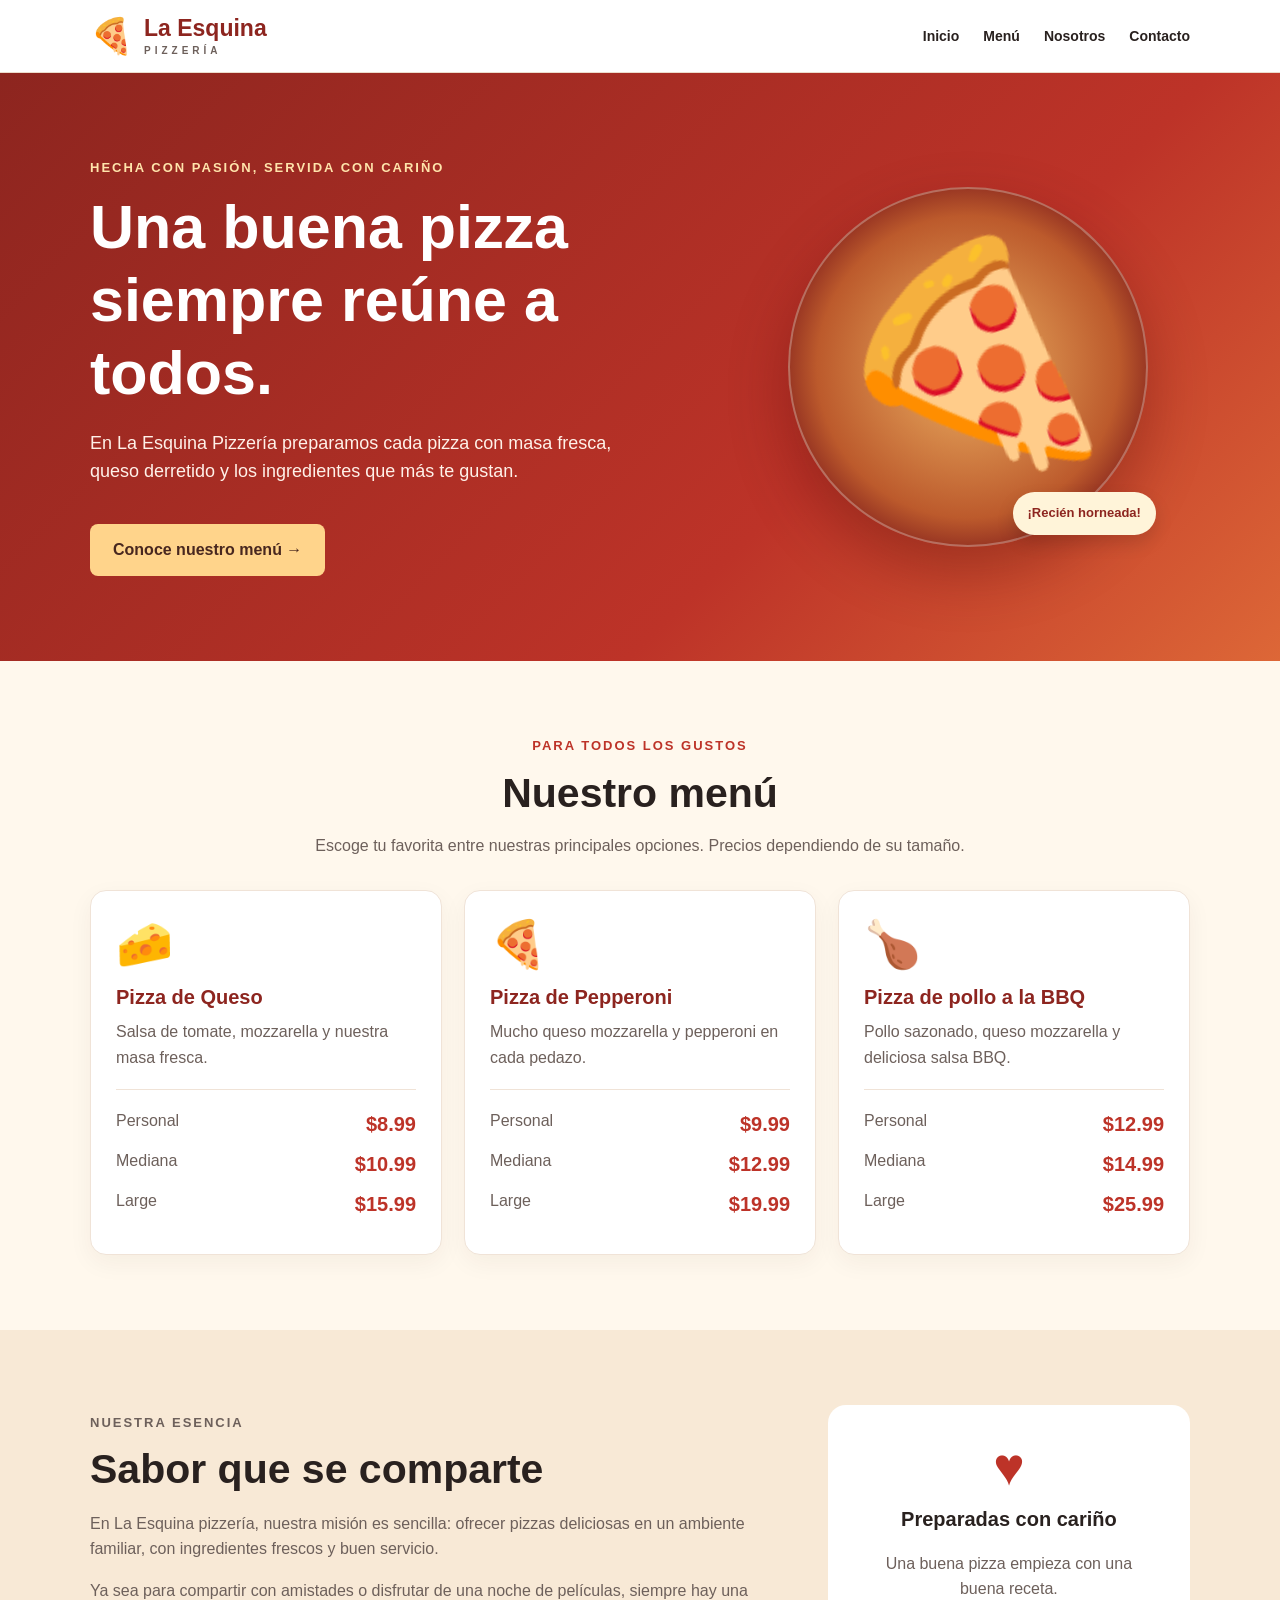
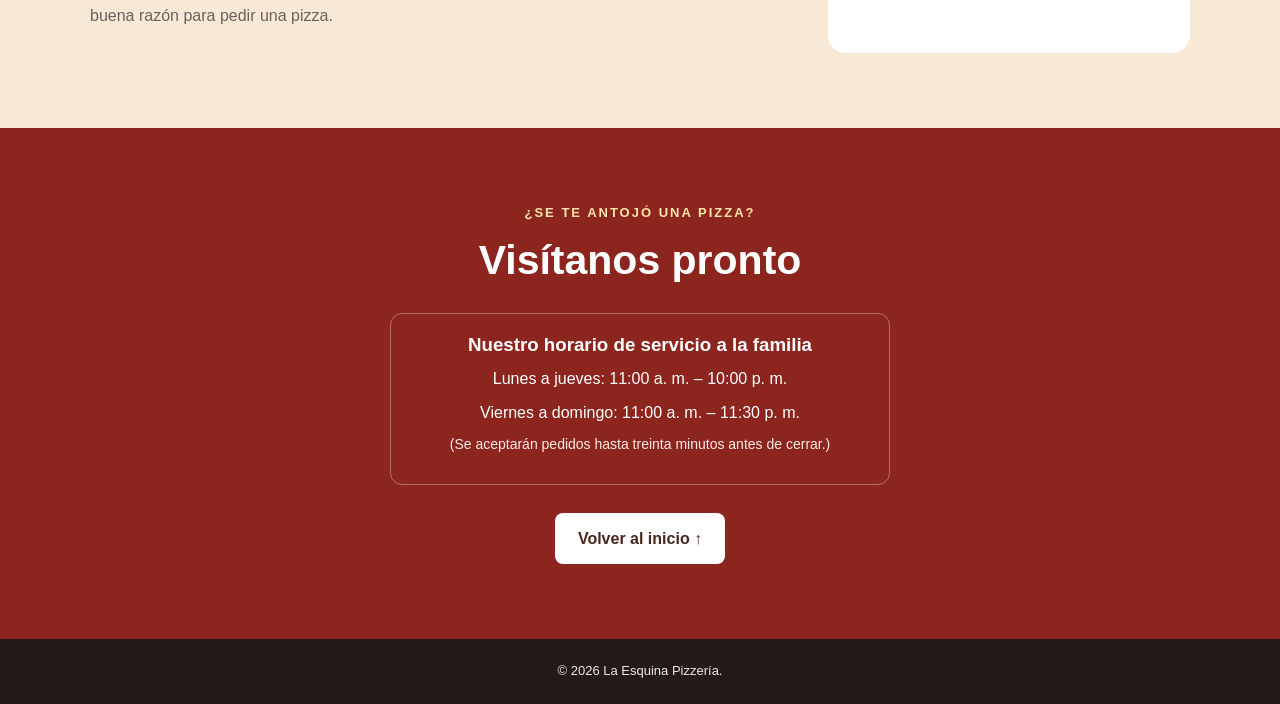
<file: la-esquina-pizzeria/index.html>
<!DOCTYPE html>
<html lang="es">
<head>
    <meta charset="UTF-8">
    <meta name="viewport" content="width=device-width, initial-scale=1.0">
    <meta name="description" content="Conoce el menú, las especialidades y los horarios de Pizzería La Esquina.">
    <title>La Esquina Pizzería | Pizza recién hecha</title>
    <link rel="stylesheet" href="estilos.css">
</head>
<body>
    <a class="salto-contenido" href="#contenido">Saltar al contenido</a>

    <header class="encabezado" id="inicio">
        <div class="contenedor barra-navegacion">
            <a class="marca" href="#inicio" aria-label="Pizzería La Esquina, ir al inicio">
                <span class="marca-icono" aria-hidden="true">🍕</span>
                <span>La Esquina<span class="marca-subtitulo">PIZZERÍA</span></span>
            </a>

            <nav aria-label="Menú principal">
                <ul class="enlaces-navegacion">
                    <li><a href="#inicio">Inicio</a></li>
                    <li><a href="#menu">Menú</a></li>
                    <li><a href="#nosotros">Nosotros</a></li>
                    <li><a href="#contacto">Contacto</a></li>
                </ul>
            </nav>
        </div>
    </header>

    <main id="contenido">
        <section class="presentacion" aria-labelledby="titulo-principal">
            <div class="contenedor presentacion-contenido">
                <div>
                    <p class="etiqueta">Hecha con pasión, servida con cariño</p>
                    <h1 id="titulo-principal">Una buena pizza siempre reúne a todos.</h1>
                    <p class="descripcion">En La Esquina Pizzería preparamos cada pizza con masa fresca, queso derretido y los ingredientes que más te gustan.</p>
                    <a class="boton" href="#menu">Conoce nuestro menú <span aria-hidden="true">→</span></a>
                </div>
                <div class="pizza-ilustracion" role="img" aria-label="Ilustración decorativa de una pizza recién horneada">
                    <span aria-hidden="true">🍕</span>
                    <span class="nota-ilustracion">¡Recién horneada!</span>
                </div>
            </div>
        </section>

        <section class="seccion menu-seccion" id="menu" aria-labelledby="titulo-menu">
            <div class="contenedor">
                <p class="etiqueta etiqueta-oscura">Para todos los gustos</p>
                <h2 id="titulo-menu">Nuestro menú</h2>
                <p class="introduccion-seccion">Escoge tu favorita entre nuestras principales opciones. Precios dependiendo de su tamaño.</p>

                <div class="tarjetas-menu">
                    <article class="tarjeta">
                        <div class="tarjeta-icono" aria-hidden="true">🧀</div>
                        <h3>Pizza de Queso</h3>
                        <p>Salsa de tomate, mozzarella y nuestra masa fresca.</p>
                        <ul class="precios">
                            <li><span>Personal</span> <strong>$8.99</strong></li>
                            <li><span>Mediana</span> <strong>$10.99</strong></li>
                            <li><span>Large</span> <strong>$15.99</strong></li>
                        </ul>
                    </article>

                    <article class="tarjeta">
                        <div class="tarjeta-icono" aria-hidden="true">🍕</div>
                        <h3>Pizza de Pepperoni</h3>
                        <p>Mucho queso mozzarella y pepperoni en cada pedazo.</p>
                        <ul class="precios">
                            <li><span>Personal</span> <strong>$9.99</strong></li>
                            <li><span>Mediana</span> <strong>$12.99</strong></li>
                            <li><span>Large</span> <strong>$19.99</strong></li>
                        </ul>
                    </article>

                    <article class="tarjeta">
                        <div class="tarjeta-icono" aria-hidden="true">🍗</div>
                        <h3>Pizza de pollo a la BBQ</h3>
                        <p>Pollo sazonado, queso mozzarella y deliciosa salsa BBQ.</p>
                        <ul class="precios">
                            <li><span>Personal</span> <strong>$12.99</strong></li>
                            <li><span>Mediana</span> <strong>$14.99</strong></li>
                            <li><span>Large</span> <strong>$25.99</strong></li>
                        </ul>
                    </article>
                </div>
            </div>
        </section>

        <section class="seccion nosotros-seccion" id="nosotros" aria-labelledby="titulo-nosotros">
            <div class="contenedor nosotros-contenido">
                <div>
                    <p class="etiqueta etiqueta-oscura">Nuestra esencia</p>
                    <h2 id="titulo-nosotros">Sabor que se comparte</h2>
                    <p>En La Esquina pizzería, nuestra misión es sencilla: ofrecer pizzas deliciosas en un ambiente familiar, con ingredientes frescos y buen servicio.</p>
                    <p>Ya sea para compartir con amistades o disfrutar de una noche de películas, siempre hay una buena razón para pedir una pizza.</p>
                </div>
                <div class="dato-destacado">
                    <span aria-hidden="true">♥</span>
                    <strong>Preparadas con cariño</strong>
                    <p>Una buena pizza empieza con una buena receta.</p>
                </div>
            </div>
        </section>

        <section class="seccion contacto-seccion" id="contacto" aria-labelledby="titulo-contacto">
            <div class="contenedor">
                <p class="etiqueta">¿Se te antojó una pizza?</p>
                <h2 id="titulo-contacto">Visítanos pronto</h2>
                <div class="horarios">
                    <h3>Nuestro horario de servicio a la familia</h3>
                    <p>Lunes a jueves: 11:00 a. m. – 10:00 p. m.</p>
                    <p>Viernes a domingo: 11:00 a. m. – 11:30 p. m.</p>
                    <p class="aviso-horario">(Se aceptarán pedidos hasta treinta minutos antes de cerrar.)</p>
                </div>
                <a class="boton boton-claro" href="#inicio">Volver al inicio <span aria-hidden="true">↑</span></a>
            </div>
        </section>
    </main>

    <footer class="pie-pagina">
        <div class="contenedor">
            <p>© 2026 La Esquina Pizzería.</p>
        </div>
    </footer>
</body>
</html>
</file>
<file: la-esquina-pizzeria/estilos.css>
/* ==========================================================================
   ESTILOS GENERALES
   ========================================================================== */
:root {
    --rojo: #bd3328;
    --rojo-oscuro: #8d251f;
    --crema: #fff8ed;
    --crema-profundo: #f8e9d6;
    --texto: #29211f;
    --texto-suave: #6d605b;
    --blanco: #ffffff;
}

*,
*::before,
*::after { box-sizing: border-box; }

html { scroll-behavior: smooth; }

body {
    margin: 0;
    font-family: Arial, Helvetica, sans-serif;
    line-height: 1.6;
    color: var(--texto);
    background-color: var(--crema);
}

a { color: inherit; }

:focus-visible {
    outline: 3px solid #dd6737;
    outline-offset: 3px;
}

.contenedor {
    width: min(1100px, 90%);
    margin: 0 auto;
}

/* Enlace para saltar la navegación (accesibilidad con teclado) */
.salto-contenido {
    position: absolute;
    top: -60px;
    left: 10px;
    z-index: 10;
    padding: 10px 16px;
    border-radius: 8px;
    background: var(--rojo-oscuro);
    color: var(--blanco);
    font-weight: 700;
    transition: top 0.2s;
}

.salto-contenido:focus { top: 10px; }

/* ==========================================================================
   ENCABEZADO Y NAVEGACIÓN
   ========================================================================== */
.encabezado {
    background-color: var(--blanco);
    border-bottom: 1px solid #ecdccc;
}

.barra-navegacion {
    display: flex;
    align-items: center;
    justify-content: space-between;
    gap: 24px;
    padding: 16px 0;
}

.marca {
    display: flex;
    align-items: center;
    gap: 10px;
    font-size: 23px;
    font-weight: 800;
    text-decoration: none;
    line-height: 1.1;
    color: var(--rojo-oscuro);
}

.marca-icono { font-size: 35px; }

.marca-subtitulo {
    display: block;
    margin-top: 4px;
    font-size: 10px;
    letter-spacing: 4px;
    color: var(--texto-suave);
}

.enlaces-navegacion {
    display: flex;
    flex-wrap: wrap;
    gap: 24px;
    margin: 0;
    padding: 0;
    list-style: none;
}

.enlaces-navegacion a {
    text-decoration: none;
    font-weight: 700;
    font-size: 14px;
}

.enlaces-navegacion a:hover,
.enlaces-navegacion a:focus-visible { color: var(--rojo); }

/* ==========================================================================
   PORTADA PRINCIPAL
   ========================================================================== */
.presentacion {
    background: linear-gradient(135deg, var(--rojo-oscuro), var(--rojo) 65%, #dd6737);
    color: var(--blanco);
    overflow: hidden;
}

.presentacion-contenido {
    display: grid;
    grid-template-columns: 1.15fr 0.85fr;
    align-items: center;
    gap: 55px;
    padding: 85px 0;
}

.etiqueta {
    margin: 0 0 12px;
    color: #ffe4ab;
    font-size: 13px;
    font-weight: 800;
    text-transform: uppercase;
    letter-spacing: 2px;
}

.etiqueta-oscura { color: var(--rojo); }

h1, h2, h3 { line-height: 1.2; }

h1 { margin: 0 0 18px; font-size: clamp(36px, 5vw, 61px); }
h2 { margin: 0 0 15px; font-size: clamp(29px, 4vw, 41px); }
h3 { margin: 0 0 10px; }

.descripcion {
    max-width: 530px;
    font-size: 18px;
    color: #fff1e9;
}

.boton {
    display: inline-block;
    margin-top: 20px;
    padding: 13px 23px;
    border-radius: 8px;
    background-color: #ffd48b;
    color: #48271f;
    font-weight: 800;
    text-decoration: none;
    transition: transform 0.2s, background-color 0.2s;
}

.boton:hover,
.boton:focus-visible {
    background-color: #ffe3ae;
    transform: translateY(-2px);
}

.boton-claro { background-color: var(--blanco); }

.boton-claro:hover,
.boton-claro:focus-visible { background-color: #fff1e0; }

.pizza-ilustracion {
    position: relative;
    display: grid;
    place-items: center;
    width: min(360px, 100%);
    aspect-ratio: 1;
    margin: 0 auto;
    border: 2px solid rgba(255, 255, 255, 0.28);
    border-radius: 50%;
    background: radial-gradient(circle, #edb364 0%, #bc5a2c 60%, #8e2b20 75%);
    box-shadow: 0 25px 60px rgba(65, 8, 4, 0.3);
}

.pizza-ilustracion > span:first-child {
    font-size: clamp(125px, 19vw, 220px);
    line-height: 1;
    transform: rotate(-18deg);
}

.nota-ilustracion {
    position: absolute;
    bottom: 10px;
    right: -10px;
    padding: 11px 15px;
    border-radius: 30px;
    background: #fff4d9;
    color: var(--rojo-oscuro);
    font-size: 13px;
    font-weight: 800;
    box-shadow: 0 8px 18px rgba(0, 0, 0, 0.13);
}

/* ==========================================================================
   MENÚ DE PIZZAS
   ========================================================================== */
.seccion { padding: 75px 0; }

.menu-seccion { text-align: center; }

.introduccion-seccion {
    margin: 0 auto 32px;
    color: var(--texto-suave);
}

.tarjetas-menu {
    display: grid;
    grid-template-columns: repeat(3, 1fr);
    gap: 22px;
}

.tarjeta {
    display: flex;
    flex-direction: column;
    padding: 30px 25px;
    background-color: var(--blanco);
    border: 1px solid #f0e3d7;
    border-radius: 16px;
    box-shadow: 0 8px 24px rgba(65, 36, 20, 0.05);
    text-align: left;
}

.tarjeta-icono { margin-bottom: 18px; font-size: 46px; line-height: 1; }
.tarjeta h3 { color: var(--rojo-oscuro); font-size: 20px; }
.tarjeta p { margin: 0 0 18px; color: var(--texto-suave); }

/* Lista de precios por tamaño (siempre queda alineada abajo de la tarjeta) */
.precios {
    margin: auto 0 0;
    padding: 14px 0 0;
    border-top: 1px solid #f0e3d7;
    list-style: none;
}

.precios li {
    display: flex;
    justify-content: space-between;
    gap: 12px;
    padding: 4px 0;
    color: var(--texto-suave);
}

.precios strong {
    color: var(--rojo);
    font-size: 20px;
}

/* ==========================================================================
   NOSOTROS
   ========================================================================== */
.nosotros-seccion { background: var(--crema-profundo); }

.nosotros-contenido {
    display: grid;
    grid-template-columns: 1.3fr 0.7fr;
    align-items: center;
    gap: 65px;
}

.nosotros-contenido p { color: var(--texto-suave); }

.dato-destacado {
    padding: 35px;
    border-radius: 18px;
    background-color: var(--blanco);
    text-align: center;
}

.dato-destacado span {
    display: block;
    margin-bottom: 10px;
    color: var(--rojo);
    font-size: 53px;
    line-height: 1;
}

.dato-destacado strong { font-size: 20px; }

/* ==========================================================================
   CONTACTO Y PIE DE PÁGINA
   ========================================================================== */
.contacto-seccion {
    background-color: var(--rojo-oscuro);
    color: var(--blanco);
    text-align: center;
}

.horarios {
    max-width: 500px;
    margin: 28px auto 8px;
    padding: 20px;
    border: 1px solid rgba(255, 255, 255, 0.33);
    border-radius: 12px;
}

.horarios p { margin: 8px 0; }

.horarios .aviso-horario {
    font-size: 14px;
    color: #ffebe6;
}

.pie-pagina {
    padding: 22px 0;
    background: #241b19;
    color: #f3e7e2;
    text-align: center;
    font-size: 13px;
}

.pie-pagina p { margin: 0; }

/* ==========================================================================
   DISEÑO PARA TABLETAS Y CELULARES
   ========================================================================== */
@media (max-width: 800px) {
    .presentacion-contenido,
    .nosotros-contenido { grid-template-columns: 1fr; }

    .presentacion-contenido { gap: 40px; padding: 60px 0; }
    .tarjetas-menu { grid-template-columns: 1fr; }
    .pizza-ilustracion { max-width: 260px; }
}

@media (max-width: 560px) {
    .barra-navegacion { flex-direction: column; }
    .enlaces-navegacion { justify-content: center; gap: 14px; }
    .seccion { padding: 55px 0; }
    .descripcion { font-size: 16px; }
    .nota-ilustracion { right: -4px; }
}

/* Respeta a quienes prefieren menos movimiento */
@media (prefers-reduced-motion: reduce) {
    html { scroll-behavior: auto; }

    .boton,
    .salto-contenido { transition: none; }

    .boton:hover,
    .boton:focus-visible { transform: none; }
}
</file>
